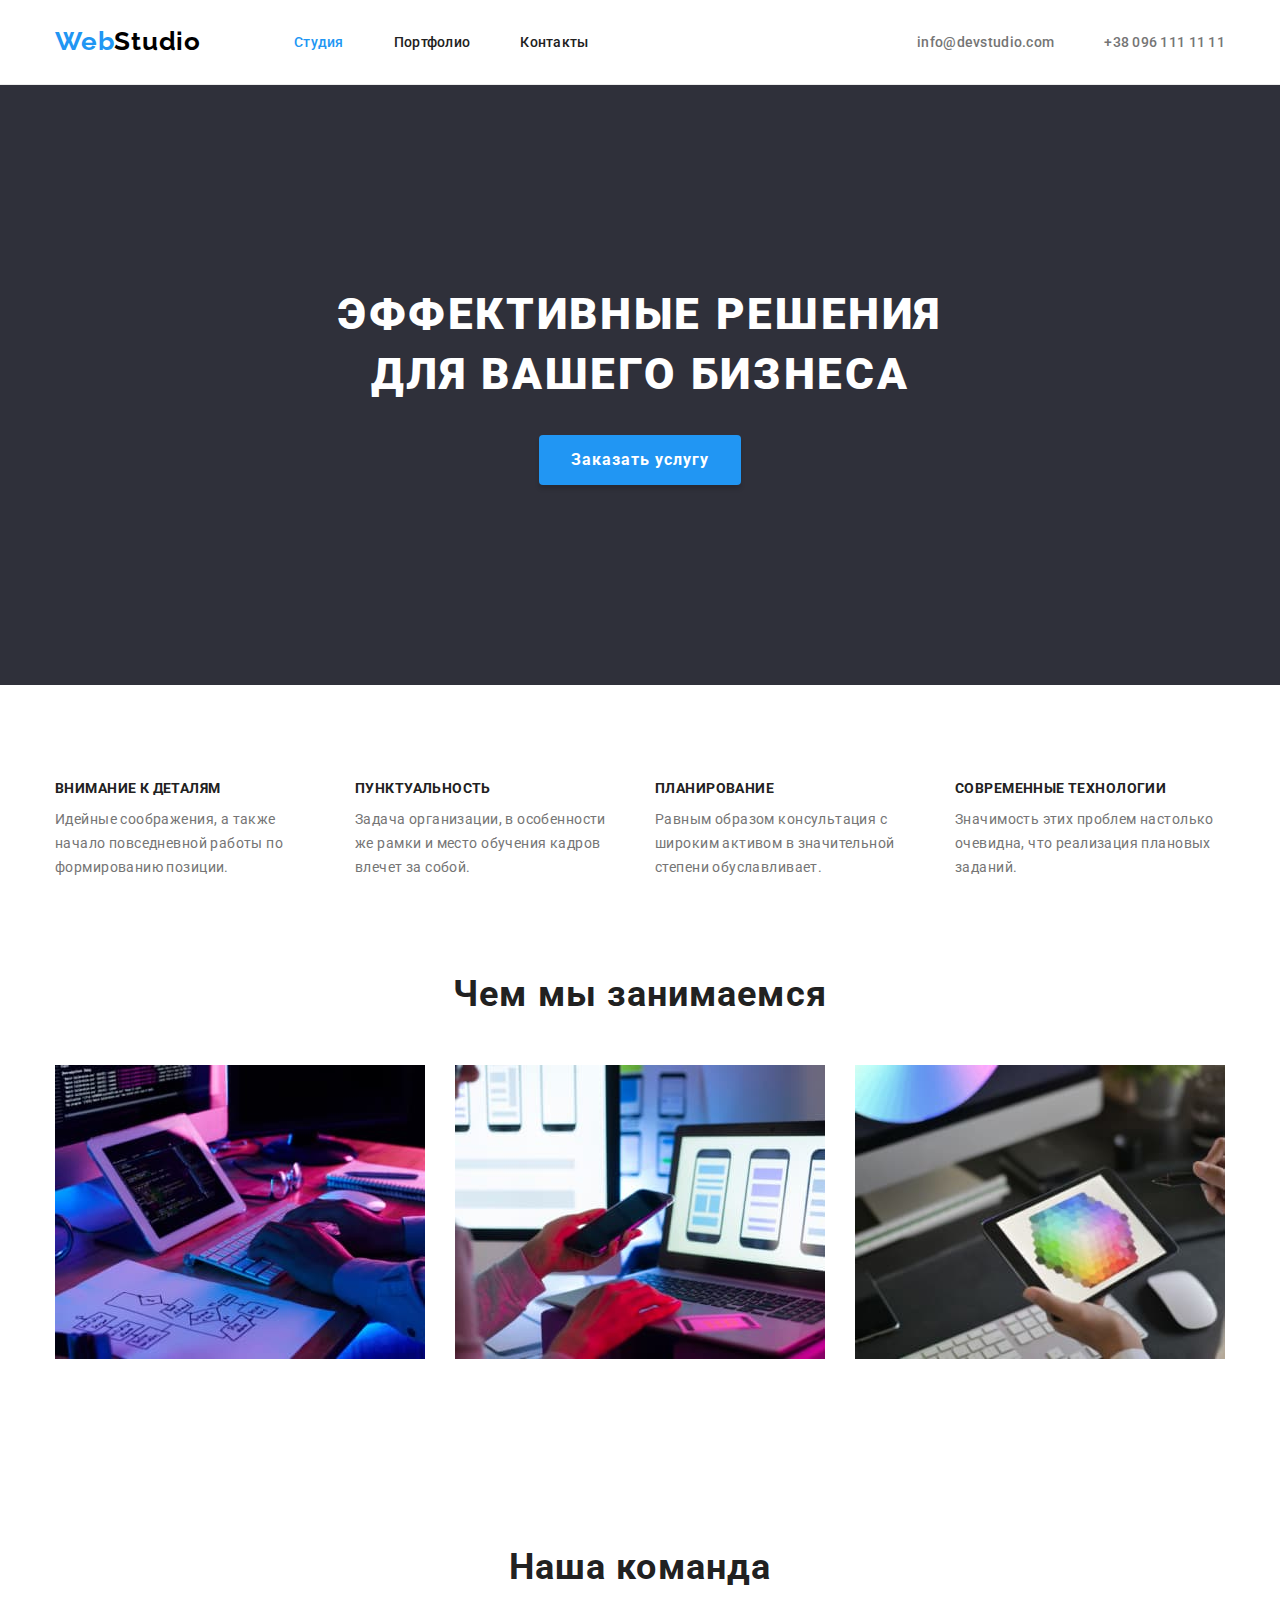
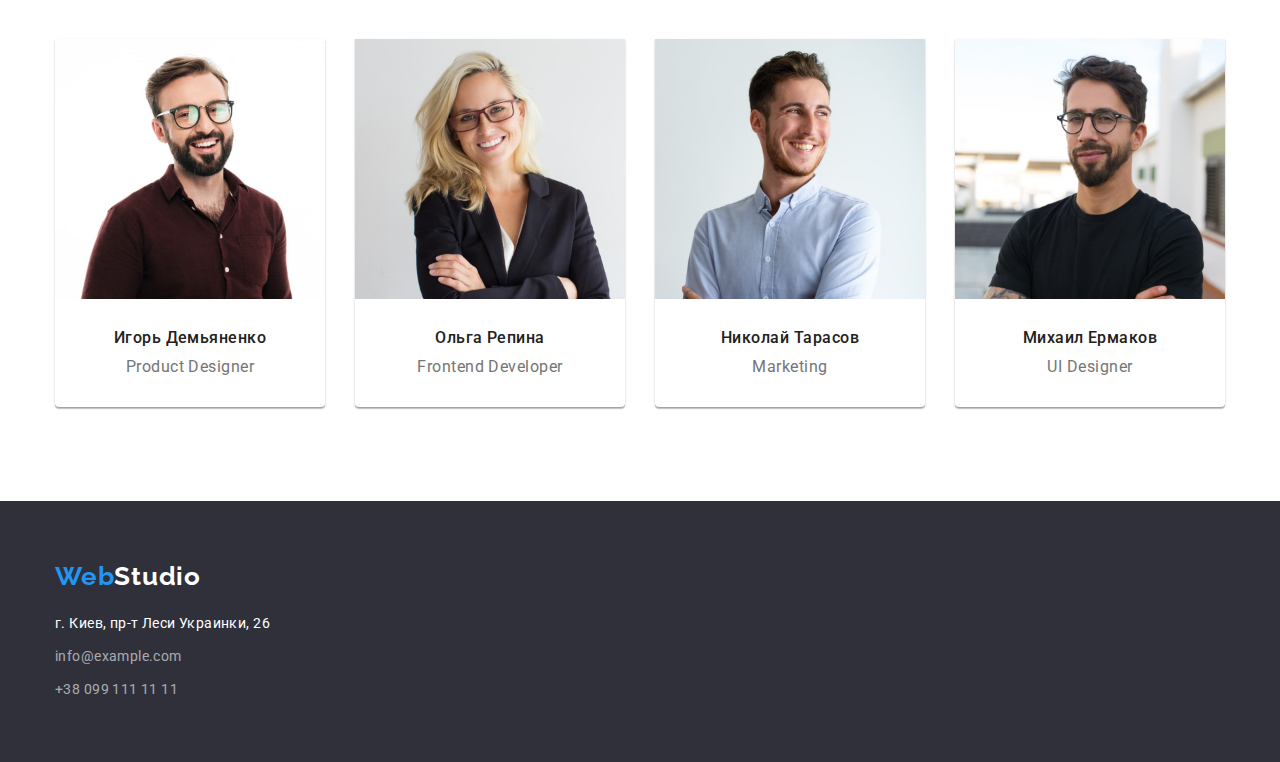
<file: index.html>
<!DOCTYPE html>
<html lang="ru">
  <head>
    <meta charset="UTF-8" />
    <meta http-equiv="X-UA-Compatible" content="IE=edge" />
    <meta name="viewport" content="width=device-width, initial-scale=1.0" />
    <link rel="preconnect" href="https://fonts.googleapis.com" />
    <link rel="preconnect" href="https://fonts.gstatic.com" crossorigin />
    <title>goit-markup-hw-03</title>
    <link
      href="https://fonts.googleapis.com/css2?family=Raleway:wght@700&family=Roboto:wght@400;500;700;900&display=swap"
      rel="stylesheet"
    />
    <link
      rel="stylesheet"
      href="https://cdnjs.cloudflare.com/ajax/libs/modern-normalize/1.1.0/modern-normalize.min.css"
    />
    <link rel="stylesheet" href="./css/styles.css" />
  </head>
  <body>
    <header class="header">
      <div class="conteiner header-conteiner">
        <a class="logo-header link" href=""
          >Web<span class="logo-black">Studio</span></a
        >
        <nav class="header-nav">
          <ul class="header-list list">
            <li class="header-item">
              <a class="header-link link current" href="">Студия</a>
            </li>
            <li class="header-item">
              <a class="header-link link" href="./portfolio.html">Портфолио</a>
            </li>
            <li class="header-item">
              <a class="header-link link" href="">Контакты</a>
            </li>
          </ul>
        </nav>
        <ul class="header-secondlist list">
          <li class="header-seconditem">
            <a class="header-secondlink link" href="mailto:info@devstudio.com"
              >info@devstudio.com</a
            >
          </li>
          <li class="header-seconditem">
            <a class="header-secondlink link" href="tel:+380961111111"
              >+38 096 111 11 11</a
            >
          </li>
        </ul>
      </div>
    </header>
    <main>
      <!-- section-1 -->
      <section class="hero section">
        <div class="conteiner">
          <h1 class="hero-title">Эффективные решения для вашего бизнеса</h1>
          <button class="hero-button link" type="button">
            Заказать услугу
          </button>
        </div>
      </section>
      <!-- section-2 -->
      <section class="section">
        <div class="conteiner">
          <h2 class="visually-hidden">Достоинства</h2>
          <ul class="dignity-list list">
            <li class="dignity-item">
              <h3 class="dignity-subtitle">Внимание к деталям</h3>
              <p class="dignity-text">
                Идейные соображения, а также начало повседневной работы по
                формированию позиции.
              </p>
            </li>
            <li class="dignity-item">
              <h3 class="dignity-subtitle">Пунктуальность</h3>
              <p class="dignity-text">
                Задача организации, в особенности же рамки и место обучения
                кадров влечет за собой.
              </p>
            </li>
            <li class="dignity-item">
              <h3 class="dignity-subtitle">Планирование</h3>
              <p class="dignity-text">
                Равным образом консультация с широким активом в значительной
                степени обуславливает.
              </p>
            </li>
            <li class="dignity-item">
              <h3 class="dignity-subtitle">Современные технологии</h3>
              <p class="dignity-text">
                Значимость этих проблем настолько очевидна, что реализация
                плановых заданий.
              </p>
            </li>
          </ul>
        </div>
      </section>
      <!-- section-3 -->
      <section class="section activyti">
        <div class="conteiner">
          <h2 class="activyti-title">Чем мы занимаемся</h2>
          <ul class="activyti-list list">
            <li class="imedges">
              <img
                src="./imedges/studio/img-1.jpg"
                alt="клавиатура и монитор"
                width="370"
                height="294"
              />
            </li>
            <li class="imedges">
              <img
                src="./imedges/studio/img-2.jpg"
                alt="клавиатура и монитор"
                width="370"
                height="294"
              />
            </li>
            <li class="imedges">
              <img
                src="./imedges/studio/img-3.jpg"
                alt="клавиатура и монитор"
                width="370"
                height="294"
              />
            </li>
          </ul>
        </div>
      </section>
      <!-- section-4 -->
      <section class="section">
        <div class="conteiner">
          <h2 class="command-title">Наша команда</h2>
          <ul class="command-list list">
            <li class="command-item">
              <img
                src="./imedges/studio/img-4.jpg"
                alt="мужчина"
                width="270"
                height="260"
              />
              <div class="command-aside">
                <h3 class="command-subtitle">Игорь Демьяненко</h3>
                <p class="command-text">Product Designer</p>
              </div>
            </li>
            <li class="command-item">
              <img
                src="./imedges/studio/img-5.jpg"
                alt="женщина"
                width="270"
                height="260"
              />
              <div class="command-aside">
                <h3 class="command-subtitle">Ольга Репина</h3>
                <p class="command-text">Frontend Developer</p>
              </div>
            </li>
            <li class="command-item">
              <img
                src="./imedges/studio/img-6.jpg"
                alt="мужчина"
                width="270"
                height="260"
              />
              <div class="command-aside">
                <h3 class="command-subtitle">Николай Тарасов</h3>
                <p class="command-text">Marketing</p>
              </div>
            </li>
            <li class="command-item">
              <img
                src="./imedges/studio/img-7.jpg"
                alt="мужчина"
                width="270"
                height="260"
              />
              <div class="command-aside">
                <h3 class="command-subtitle">Михаил Ермаков</h3>
                <p class="command-text">UI Designer</p>
              </div>
            </li>
          </ul>
        </div>
      </section>
    </main>
    <footer class="footer">
      <div class="conteiner">
        <a class="logo-footer link" href=""
          >Web<span class="logo-white">Studio</span></a
        >
        <address class="footer-address">
          <ul class="footer-list list">
            <li class="footer-item">
              <a
                class="footer-address-link link"
                href="https://goo.gl/maps/mEJsGeLwNFtNo4VW8"
                target="blank"
                >г. Киев, пр-т Леси Украинки, 26</a
              >
            </li>
            <li class="footer-item">
              <a class="footer-link link" href="mailto:info@example.com"
                >info@example.com</a
              >
            </li>
            <li class="footer-item">
              <a class="footer-link link" href="tel:+380991111111"
                >+38 099 111 11 11</a
              >
            </li>
          </ul>
        </address>
      </div>
    </footer>
  </body>
</html>
</file>
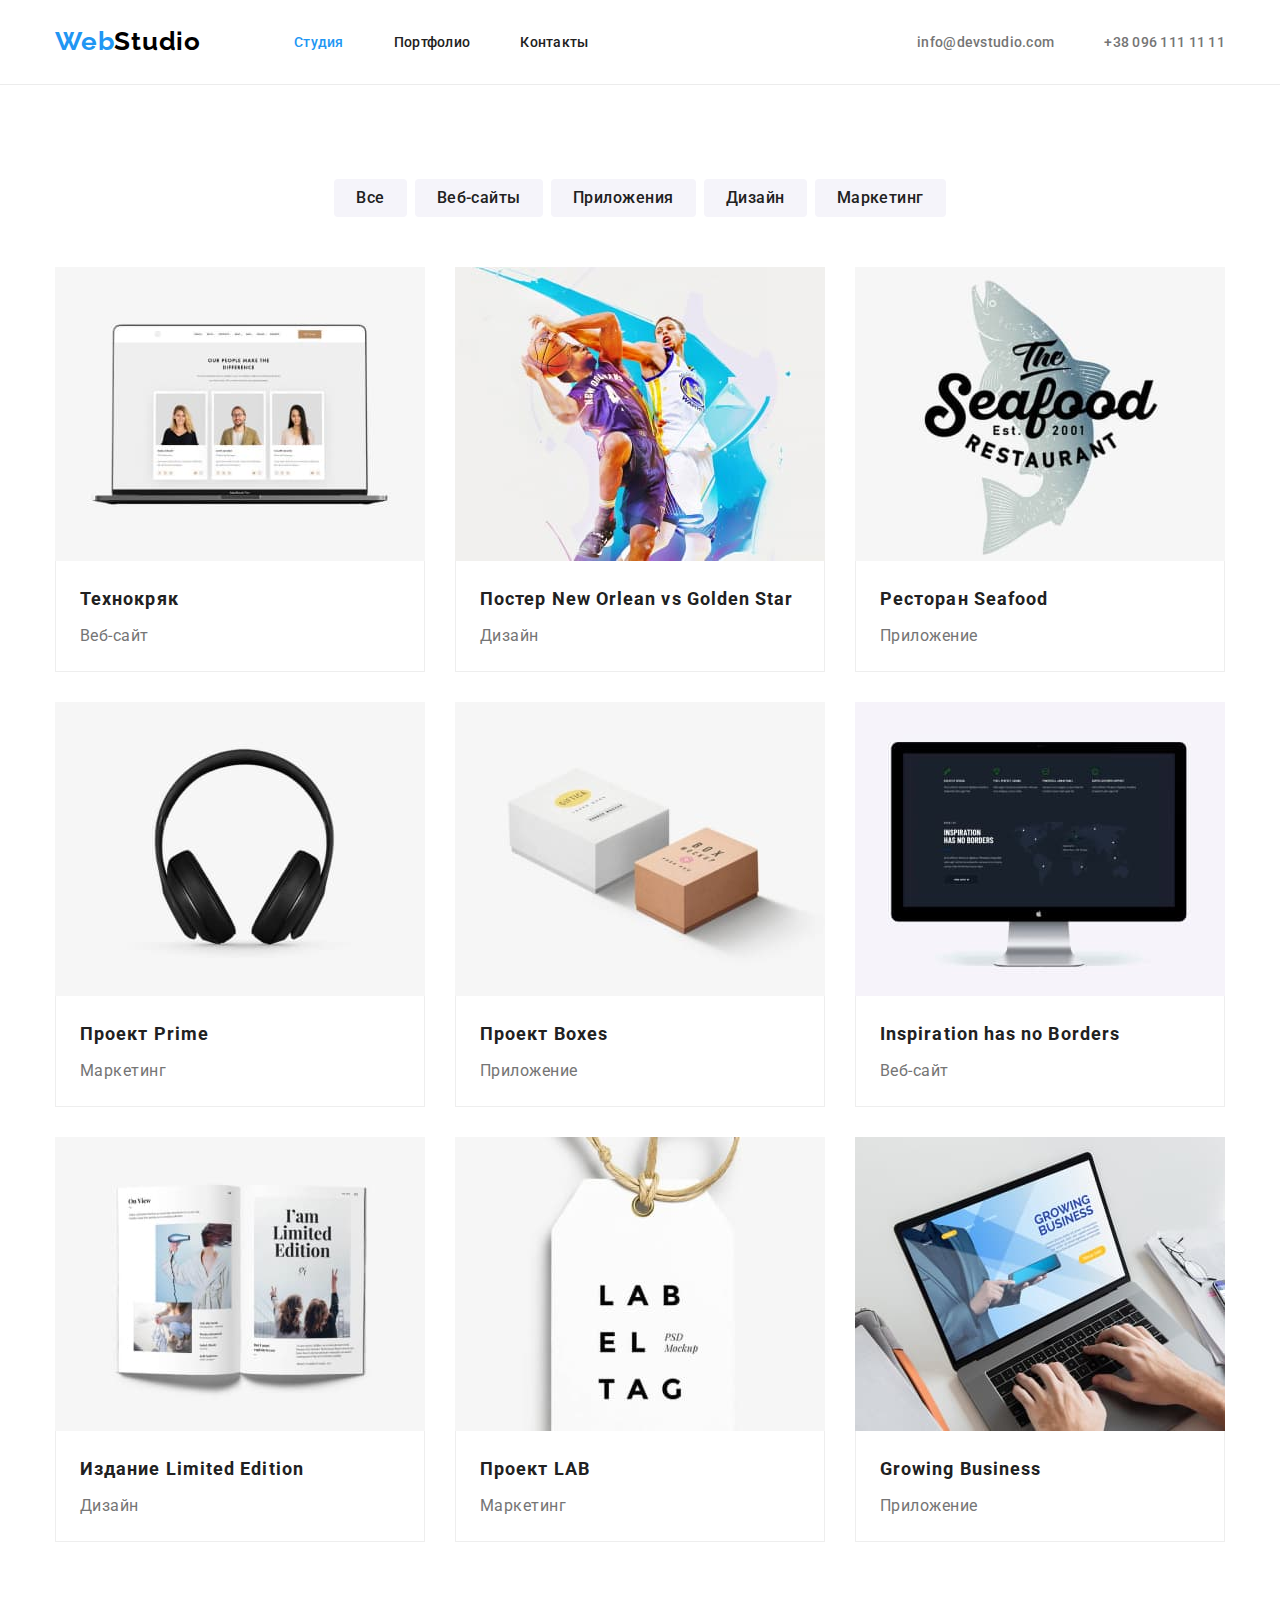
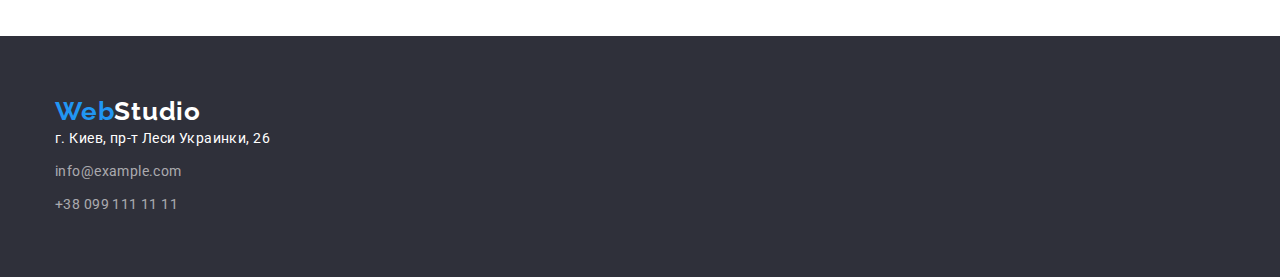
<file: portfolio.html>
<!DOCTYPE html>
<html lang="ru">
  <head>
    <meta charset="UTF-8" />
    <meta http-equiv="X-UA-Compatible" content="IE=edge" />
    <meta name="viewport" content="width=device-width, initial-scale=1.0" />
    <link rel="preconnect" href="https://fonts.googleapis.com" />
    <link rel="preconnect" href="https://fonts.gstatic.com" crossorigin />
    <title>goit-markup-hw-03</title>
    <link
      href="https://fonts.googleapis.com/css2?family=Raleway:wght@700&family=Roboto:wght@400;500;700;900&display=swap"
      rel="stylesheet"
    />
    <link
      rel="stylesheet"
      href="https://cdnjs.cloudflare.com/ajax/libs/modern-normalize/1.1.0/modern-normalize.min.css"
    />
    <link rel="stylesheet" href="./css/styles.css" />
  </head>
  <body>
    <header class="header">
      <div class="conteiner header-conteiner">
        <a class="logo-header link" href=""
          >Web<span class="logo-black">Studio</span></a
        >
        <nav class="header-nav">
          <ul class="header-list list">
            <li class="header-item">
              <a class="header-link link current" href="./index.html">Студия</a>
            </li>
            <li class="header-item">
              <a class="header-link link" href="">Портфолио</a>
            </li>
            <li class="header-item">
              <a class="header-link link" href="">Контакты</a>
            </li>
          </ul>
        </nav>
        <ul class="header-secondlist list">
          <li class="header-seconditem">
            <a class="header-secondlink link" href="mailto:info@devstudio.com"
              >info@devstudio.com</a
            >
          </li>
          <li class="header-seconditem">
            <a class="header-secondlink link" href="tel:+380961111111"
              >+38 096 111 11 11</a
            >
          </li>
        </ul>
      </div>
    </header>
    <main>
      <!--secsion-5-->
      <section class="progects section">
        <div class="conteiner">
          <ul class="list-button list">
            <li class="button-item">
              <a class="progects-button link" href="" type="button">Все</a>
            </li>
            <li class="button-item">
              <a class="progects-button link" href="" type="button"
                >Веб-сайты</a
              >
            </li>
            <li class="button-item">
              <a class="progects-button link" href="" type="button"
                >Приложения</a
              >
            </li>
            <li class="button-item">
              <a class="progects-button link" href="" type="button">Дизайн</a>
            </li>
            <li class="button-item">
              <a class="progects-button link" href="" type="button"
                >Маркетинг</a
              >
            </li>
          </ul>
          <h1 class="visually-hidden">Наши проекты</h1>
          <ul class="progects-list list">
            <li class="progects-item">
              <a class="link" href="">
                <img
                  src="./imedges/portfolio/img.jpg"
                  alt="ноутбук"
                  width="370"
                  height="294"
                />
                <div class="border">
                  <h2 class="progects-title">Технокряк</h2>
                  <p class="progects-text">Веб-сайт</p>
                </div>
              </a>
            </li>
            <li class="progects-item">
              <a class="link" href="">
                <img
                  src="./imedges/portfolio/img-1.jpg"
                  alt="баскетболисты"
                  width="370"
                  height="294"
                />
                <div class="border">
                  <h2 class="progects-title">
                    Постер New Orlean vs Golden Star
                  </h2>
                  <p class="progects-text">Дизайн</p>
                </div>
              </a>
            </li>
            <li class="progects-item">
              <a class="link" href="">
                <img
                  src="./imedges/portfolio/img-2.jpg"
                  alt="эмблема"
                  width="370"
                  height="294"
                />
                <div class="border">
                  <h2 class="progects-title">Ресторан Seafood</h2>
                  <p class="progects-text">Приложение</p>
                </div>
              </a>
            </li>
            <li class="progects-item">
              <a class="link" href="">
                <img
                  src="./imedges/portfolio/img-3.jpg"
                  alt="наушники"
                  width="370"
                  height="294"
                />
                <div class="border">
                  <h2 class="progects-title">Проект Prime</h2>
                  <p class="progects-text">Маркетинг</p>
                </div>
              </a>
            </li>
            <li class="progects-item">
              <a class="link" href="">
                <img
                  src="./imedges/portfolio/img-4.jpg"
                  alt="коробки"
                  width="370"
                  height="294"
                />
                <div class="border">
                  <h2 class="progects-title">Проект Boxes</h2>
                  <p class="progects-text">Приложение</p>
                </div>
              </a>
            </li>
            <li class="progects-item">
              <a class="link" href="">
                <img
                  src="./imedges/portfolio/img-5.jpg"
                  alt="млнитор"
                  width="370"
                  height="294"
                />
                <div class="border">
                  <h2 class="progects-title">Inspiration has no Borders</h2>
                  <p class="progects-text">Веб-сайт</p>
                </div>
              </a>
            </li>
            <li class="progects-item">
              <a class="link" href="">
                <img
                  src="./imedges/portfolio/img-6.jpg"
                  alt="книга"
                  width="370"
                  height="294"
                />
                <div class="border">
                  <h2 class="progects-title">Издание Limited Edition</h2>
                  <p class="progects-text">Дизайн</p>
                </div>
              </a>
            </li>
            <li class="progects-item">
              <a class="link" href="">
                <img
                  src="./imedges/portfolio/img-7.jpg"
                  alt="бирка"
                  width="370"
                  height="294"
                />
                <div class="border">
                  <h2 class="progects-title">Проект LAB</h2>
                  <p class="progects-text">Маркетинг</p>
                </div>
              </a>
            </li>
            <li class="progects-item">
              <a class="link" href="">
                <img
                  src="./imedges/portfolio/img-8.jpg"
                  alt="руки на клавиатуре"
                  width="370"
                  height="294"
                />
                <div class="border">
                  <h2 class="progects-title">Growing Business</h2>
                  <p class="progects-text">Приложение</p>
                </div>
              </a>
            </li>
          </ul>
        </div>
      </section>
    </main>
    <footer class="footer">
      <address class="footer-address conteiner">
        <a class="logo-footer link" href=""
          >Web<span class="logo-white">Studio</span></a
        >
        <ul class="footer-list list">
          <li class="footer-item">
            <a
              class="footer-address-link link"
              href="https://goo.gl/maps/mEJsGeLwNFtNo4VW8"
              target="blank"
              >г. Киев, пр-т Леси Украинки, 26</a
            >
          </li>
          <li class="footer-item">
            <a class="footer-link link" href="mailto:info@example.com"
              >info@example.com</a
            >
          </li>
          <li class="footer-item">
            <a class="footer-link link" href="tel:+380991111111"
              >+38 099 111 11 11</a
            >
          </li>
        </ul>
      </address>
    </footer>
  </body>
</html>
</file>
<file: css/styles.css>
:root {
    --footer-color: #2F303A;
    --color-title: #212121;
    --color-text: #757575;
    --accent-color:#2196F3;
}
*,
*::before,
*::after {
    box-sizing: border-box;
}
h1,
h2,
h3,
h4,
h5,
h6,
p {
    margin: 0;
}
ul,
ol {
    margin: 0;
    padding-left: 0;
}
img {
    display: block;
}
body {
    font-family: "Roboto", sans-serif;
    color: var(--color-text);
}
.list {
    list-style: none;
}
.link {
    text-decoration: none;
} .section {
    padding-top: 94px;
    padding-bottom: 94px;
}
.conteiner {
    width: 1200px;
    padding-left: 15px;
    padding-right: 15px;
    margin-left: auto;
    margin-right: auto;
}
/*----------- Header---------*/

.header {
    background-color: #FFFFFF;
    border-bottom: 1px solid #ECECEC;
}

.header-conteiner {
    display: flex;
    align-items: center;
}

.logo-header {
    margin-right: 93px;

    font-family: 'Raleway';
    font-style: normal;
    font-weight: 700;
    font-size: 26px;
    line-height: 1.92;
    letter-spacing: 0.03em;
    color: var(--accent-color)
}
.logo-black {
    color: #000000;   
}
.header-list {
    display: flex;
}
.header-list .link.current {
    color: var(--accent-color);
}
 .header-item + .header-item {
    margin-left: 50px;
}
.header-link {
    display: block;
    padding-top: 32px;
    padding-bottom: 32px;

    font-weight: 500;
    font-size: 14px;
    line-height: 1.43;
    letter-spacing: 0.02em;
    color: var(--color-title);
}
.header-link:hover,
.header-link:focus {
    color: var(--accent-color);
}
.header-secondlist {
    display: flex;
    margin-left: auto;
}
.header-seconditem + .header-seconditem {
    margin-left: 50px;
}
.header-secondlink {
    padding-top: 32px;
    padding-bottom: 32px;

    font-weight: 500;
    font-size: 14px;
    line-height: 1.43;
    letter-spacing: 0.02em;
    color: var(--color-text);
}
.header-secondlink:hover,
.header-secondlink:focus{
    color: var(--accent-color);
}
/*------------section-1-----------*/

.hero {
    background-color: var(--footer-color);
    text-align: center;
    padding-top: 200px;
    padding-bottom: 200px;
    
}
.hero-title {
    max-width: 696px;
    margin-left: auto;
    margin-right: auto;

    font-weight: 900;
    font-size: 44px;
    line-height: 1.36;
    letter-spacing: 0.06em;
    text-transform: uppercase;
    color: #FFFFFF;
    margin-bottom: 30px;
}
.hero-button {
    padding: 10px 32px;
    font-weight: 700;
    font-size: 16px;
    line-height: 1.88;
   
    align-items: center;
    text-align: center;
    letter-spacing: 0.06em;
    color: #FFFFFF;
    border: none;

    background: var(--accent-color);
    box-shadow: 0px 4px 4px rgba(0, 0, 0, 0.15);
    border-radius: 4px;
    cursor: pointer;
}
.hero-button:hover,
.hero-button:focus {
background-color: #188CE8;
}
/*------------section-2-----------*/

/*.visually-hidden-скрывает заголовок*/
.visually-hidden {   
    position: absolute;
    white-space: nowrap;
    width: 1px;
    height: 1px;
    overflow: hidden;
    border: 0;
    padding: 0;
    clip: rect(0 0 0 0);
    clip-path: inset(50%);
    margin: -1px;
}
.dignity-list {
    display: flex;
}
.dignity-item {
    width: 270px;
}
.dignity-item + .dignity-item {
    margin-left: 30px;
}
.dignity-subtitle {
    font-weight: 700;
    font-size: 14px;
    line-height: 1.36;
    letter-spacing: 0.03em;
    text-transform: uppercase;
    color: var(--color-title);
    margin-bottom: 10px;
}
.dignity-text {
    font-size: 14px;
    line-height: 1.71;
    letter-spacing: 0.03em;
}
/*------------section-3-----------*/
.activyti {
padding-top: 0;
}
.activyti-title {
    font-weight: 700;
    font-size: 36px;
    line-height: 1.16;
    text-align: center;
    letter-spacing: 0.03em;
    color: var(--color-title);
    margin-bottom: 50px;
    
}
.activyti-list {
    display: flex;
}
.imedges + .imedges {
    margin-left: 30px;
}
/*------------section-4-----------*/

.command {
    background-color: #F5F4FA;
}
.command-title {
    font-weight: 700;
    font-size: 36px;
    line-height: 1.16;
    text-align: center;
    letter-spacing: 0.03em;
    color: var(--color-title);
    margin-bottom: 50px;
}
.command-list {
    display: flex;
    flex-wrap: wrap;
}
.command-item {
    width: calc((100% - 90px)/4);
    margin-right: 30px;

    background: #FFFFFF;
    box-shadow: 0px 1px 3px rgba(0, 0, 0, 0.12),
    0px 1px 1px rgba(0, 0, 0, 0.14),
    0px 2px 1px rgba(0, 0, 0, 0.2);
    border-radius: 0px 0px 4px 4px;
}
.command-item:nth-child(4n) {
margin-right: 0;
}
.command-aside {
    padding-top: 30px;
    padding-bottom: 30px;
}
.command-subtitle {
    margin-bottom: 10px;

    font-weight: 500;
    font-size: 16px;
    line-height: 1.18;
    text-align: center;
    letter-spacing: 0.03em;
    color: var(--color-title)
}
.command-text {
    font-size: 16px;
    line-height: 1.18;
    text-align: center;
    letter-spacing: 0.03em;
}
/*------------footer-----------*/
.footer {
    background-color: var(--footer-color);
 padding-top: 60px;
 padding-bottom: 60px;
}
.logo-footer {
    font-family: 'Raleway';
    font-style: normal;
    font-weight: 700;
    font-size: 26px;
    line-height: 1.19;
    letter-spacing: 0.03em;
    color: var(--accent-color)
}
.logo-white {
    color: #FFFFFF;
}
.footer-address {
    font-style: normal;
}
.footer-address-link {
    font-size: 14px;
    line-height: 1.71;
    letter-spacing: 0.03em;
    color: #FFFFFF;
}
.footer-address-link:hover,
.footer-address-link:focus {
color: var(--accent-color);
}
.logo-footer + .footer-address {
    margin-top: 20px;
}
.footer-item + .footer-item {
    margin-top: 9px;
}
    .footer-link {
    font-size: 14px;
    line-height: 1.71;
    letter-spacing: 0.03em;
    color: rgba(255, 255, 255, 0.6);
}
.footer-link:hover,
.footer-link:focus {
color: var(--accent-color);
}
/*------------section-5------------*/
.list-button {
    display: flex;
    justify-content: center;
    margin-bottom: 50px;
}
.button-item + .button-item{
    margin-left: 8px;
}
.progects-button {
    padding: 6px 22px;

    font-weight: 500;
    font-size: 16px;
    line-height: 1.62;
    text-align: center;
    letter-spacing: 0.03em;
    color: var(--color-title);
    background: #F5F4FA;
    border-radius: 4px;
}
.progects-button:focus,
.progects-button:hover {
    color: #FFFFFF;
    background-color: var(--accent-color);
    cursor: pointer;
}
.progects-list {
    display: flex;
    flex-wrap: wrap;
}
.progects-item {
    width: calc((100% - 60px)/3);
    margin-right: 30px;
    margin-bottom: 30px;
}
.border {
    background: #FFFFFF;
    border-right: 1px solid #EEEEEE;
    border-bottom: 1px solid #EEEEEE;
    border-left: 1px solid #EEEEEE;
    padding: 20px 24px;
}
.progects-item:nth-child(3n) {
    margin-right: 0;
}
.progects-item:nth-last-child(-n + 3) {
    margin-bottom: 0;
}
.progects-title {
    font-weight: 700;
    font-size: 18px;
    line-height: 2.00;
    letter-spacing: 0.06em;
    color: var(--color-title);
}
.progects-text {
    margin-top: 4px;

    font-size: 16px;
    line-height: 1.88;
    letter-spacing: 0.03em;
    color: var(--color-text);
}
</file>
